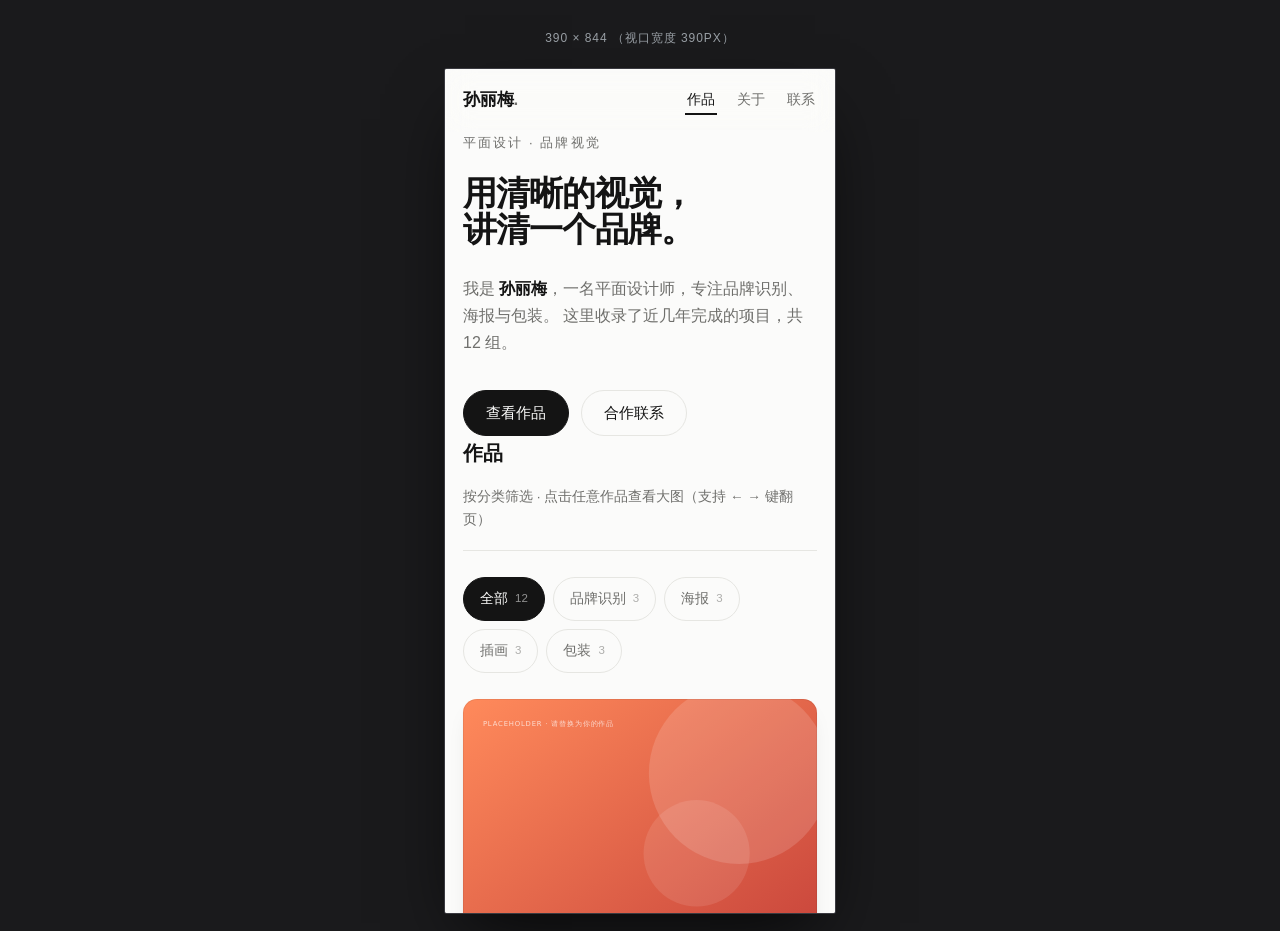
<file: tools/device-preview.html>
<!DOCTYPE html>
<html lang="zh-CN">
<head>
<meta charset="utf-8" />
<title>真机尺寸模拟</title>
<style>
  html, body { margin: 0; background: #1a1a1c; }
  body {
    font-family: -apple-system, "Segoe UI", "PingFang SC", "Microsoft YaHei", sans-serif;
    display: flex;
    flex-direction: column;
    align-items: center;
    padding: 18px;
    gap: 10px;
  }
  .bar {
    color: #9aa0a6;
    font-size: 12px;
    letter-spacing: .08em;
    text-transform: uppercase;
  }
  #frame {
    border: 0;
    display: block;
    background: #fbfbfa;
    box-shadow: 0 0 0 1px #3a3a40, 0 30px 70px -20px rgba(0, 0, 0, .8);
    border-radius: 2px;
  }
</style>
</head>
<body>
  <p class="bar" id="bar">—</p>
  <iframe id="frame" src="../index.html" scrolling="yes"></iframe>

<script>
  const p = new URLSearchParams(location.search);
  const w = clamp(parseInt(p.get('w') || '390', 10), 280, 1600);
  const h = clamp(parseInt(p.get('h') || '844', 10), 400, 2000);
  const frame = document.getElementById('frame');

  frame.style.width = w + 'px';
  frame.style.height = h + 'px';
  document.getElementById('bar').textContent =
    w + ' × ' + h + ' （视口宽度 ' + w + 'px）';

  function clamp(n, min, max) { return Math.min(Math.max(n, min), max); }
</script>
</body>
</html>
</file>
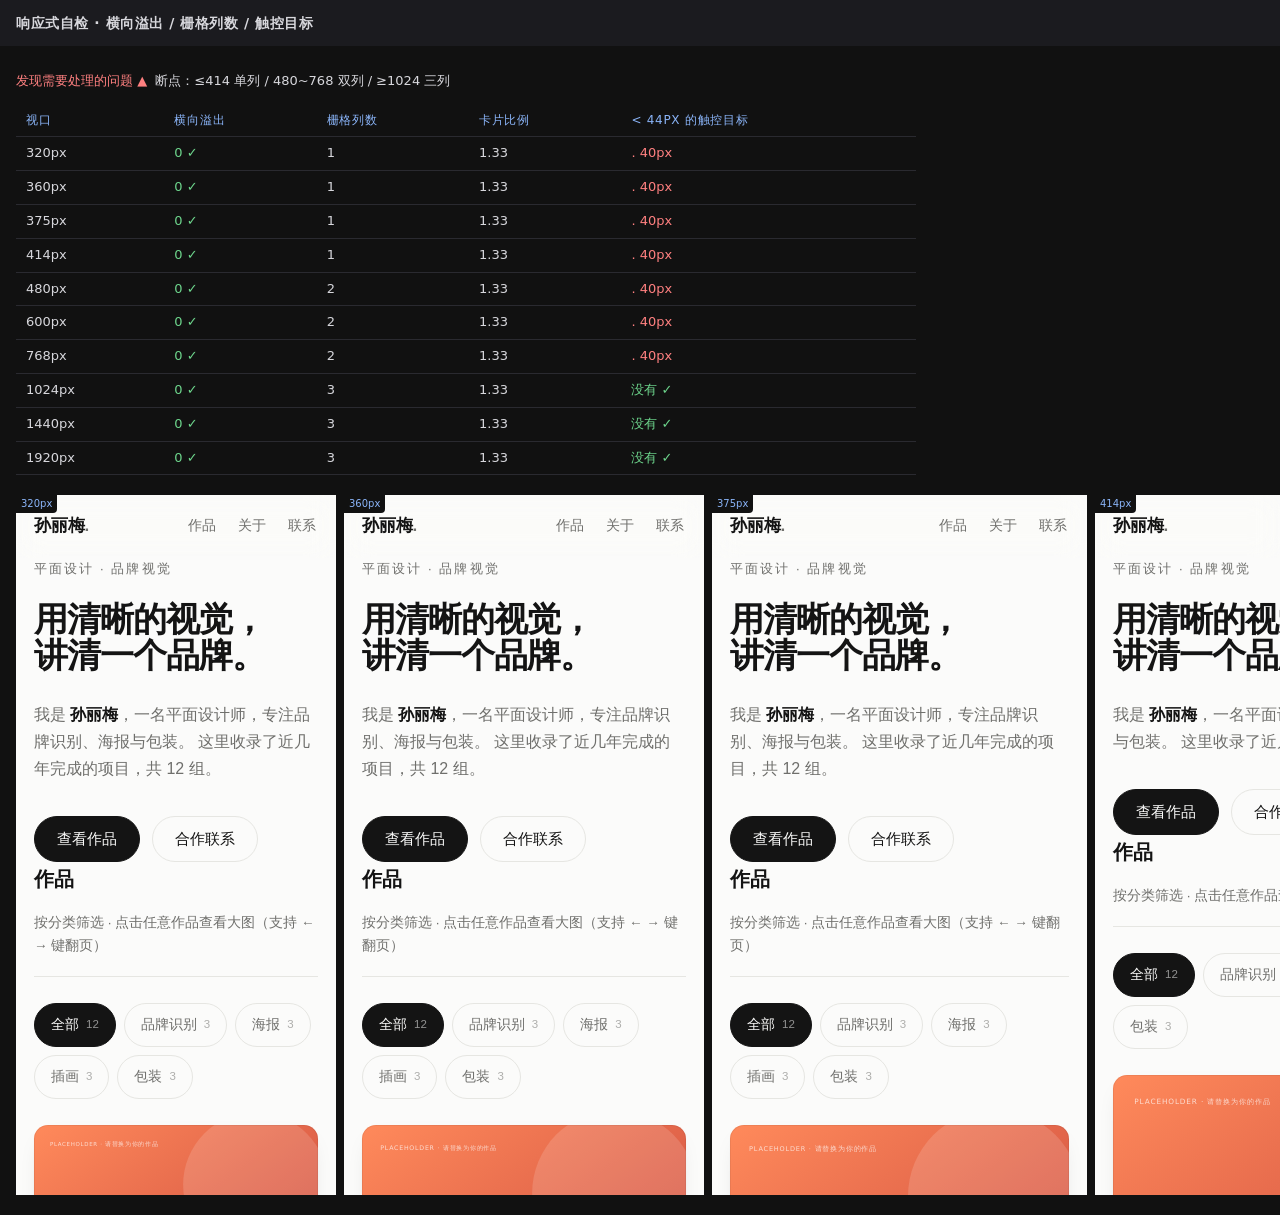
<file: tools/responsive-audit.html>
<!DOCTYPE html>
<html lang="zh-CN">
<head>
<meta charset="utf-8" />
<title>响应式自检</title>
<style>
  body { margin: 0; background: #111; color: #d7d7dc; font: 13px/1.6 system-ui, "PingFang SC", "Microsoft YaHei", sans-serif; }
  h1 { font-size: 14px; margin: 0; padding: 12px 16px; background: #1b1b1f; letter-spacing: .04em; }
  #report { padding: 12px 16px 20px; }
  table { border-collapse: collapse; width: 100%; max-width: 900px; }
  th, td { text-align: left; padding: 6px 10px; border-bottom: 1px solid #2a2a30; }
  th { color: #8ab4f8; font-weight: 500; font-size: 12px; text-transform: uppercase; letter-spacing: .06em; }
  .ok { color: #6dd58c; }
  .bad { color: #ff8080; }
  code { color: #ffcc80; }
  #frames { display: flex; gap: 8px; padding: 0 16px 20px; overflow-x: auto; }
  .item { position: relative; flex: none; }
  .tag { position: absolute; top: 0; left: 0; z-index: 2; background: #111; color: #8ab4f8; font-size: 10px; padding: 1px 5px; border-radius: 0 0 4px 0; }
  iframe { border: 0; display: block; background: #fff; }
</style>
</head>
<body>
<h1>响应式自检 · 横向溢出 / 栅格列数 / 触控目标</h1>
<div id="report">检测中……</div>
<div id="frames"></div>

<script>
const WIDTHS = [320, 360, 375, 414, 480, 600, 768, 1024, 1440, 1920];
const framesEl = document.getElementById('frames');
const frames = [];

WIDTHS.forEach((w) => {
  const box = document.createElement('div');
  box.className = 'item';
  box.style.width = w + 'px';
  box.innerHTML = '<span class="tag">' + w + 'px</span>';
  const f = document.createElement('iframe');
  f.width = w;
  f.height = 700;
  f.src = '../index.html?audit=' + w;
  f.dataset.w = String(w);
  box.appendChild(f);
  framesEl.appendChild(box);
  frames.push(f);
});

function measure() {
  return frames.map((f) => {
    const o = { w: Number(f.dataset.w) };
    try {
      const d = f.contentDocument;
      const de = d.documentElement;
      const vw = de.clientWidth;
      o.viewport = vw;
      o.overflow = de.scrollWidth - vw;

      if (o.overflow > 0) {
        o.culprits = [...d.querySelectorAll('body *')].filter((el) => {
          const r = el.getBoundingClientRect();
          if (!r.width && !r.height) return false;
          if (getComputedStyle(el).position === 'fixed') return false;
          return r.right > vw + 1 || r.left < -1;
        }).slice(0, 6).map((el) => {
          const r = el.getBoundingClientRect();
          const cls = typeof el.className === 'string' ? el.className.trim().split(/\s+/).join('.') : '';
          return '<' + el.tagName.toLowerCase() + (cls ? '.' + cls : '') + '> ' + Math.round(r.left) + '~' + Math.round(r.right);
        });
      }

      const grid = d.getElementById('grid');
      o.cols = getComputedStyle(grid).gridTemplateColumns.split(' ').length;

      const small = [];
      // 触控目标最小 44px，只在以触摸为主的窄屏上检查（宽屏用鼠标，另有 WCAG 24px 标准）
      if (o.viewport <= 820) {
        d.querySelectorAll('.chip, .card__btn, .btn, .nav a, .contact__links a, .lb-btn, #lbClose, #lbPrev, #lbNext').forEach((el) => {
          const r = el.getBoundingClientRect();
          if (!r.height || r.height >= 44) return;
          const cls = typeof el.className === 'string' ? el.className.trim().split(/\s+/)[0] : '';
          small.push('.' + cls + ' ' + Math.round(r.height) + 'px');
        });
      }
      o.small = [...new Set(small)];

      const img = d.querySelector('.card__media img');
      o.cardRatio = img ? (img.getBoundingClientRect().width / img.getBoundingClientRect().height).toFixed(2) : '—';
    } catch (e) { o.error = String(e); }
    return o;
  });
}

function render(rows) {
  const bad = rows.some((r) => r.overflow > 0 || (r.small && r.small.length));
  document.getElementById('report').innerHTML =
    '<p>' + (bad ? '<span class="bad">发现需要处理的问题 ▲</span>' : '<span class="ok">全部通过 ✓</span>') +
    ' &nbsp;断点：≤414 单列 / 480~768 双列 / ≥1024 三列</p>' +
    '<table><thead><tr><th>视口</th><th>横向溢出</th><th>栅格列数</th><th>卡片比例</th><th>&lt; 44px 的触控目标</th></tr></thead><tbody>' +
    rows.map((r) => '<tr>' +
      '<td>' + r.w + 'px</td>' +
      '<td class="' + (r.overflow > 0 ? 'bad' : 'ok') + '">' + (r.overflow > 0 ? '溢出 ' + r.overflow + 'px ' + (r.culprits || []).map((c) => '<code>' + c + '</code>').join(' ') : '0 ✓') + '</td>' +
      '<td>' + (r.cols || '?') + '</td>' +
      '<td>' + (r.cardRatio || '?') + '</td>' +
      '<td class="' + (r.small && r.small.length ? 'bad' : 'ok') + '">' + (!r.small || !r.small.length ? '没有 ✓' : r.small.join('、')) + '</td>' +
    '</tr>').join('') +
    '</tbody></table>';
}

let done = 0;
frames.forEach((f) => {
  const onLoad = () => { done++; if (done === frames.length) setTimeout(() => { window.__audit = measure(); render(window.__audit); }, 400); };
  f.addEventListener('load', onLoad);
});
</script>
</body>
</html>
</file>
